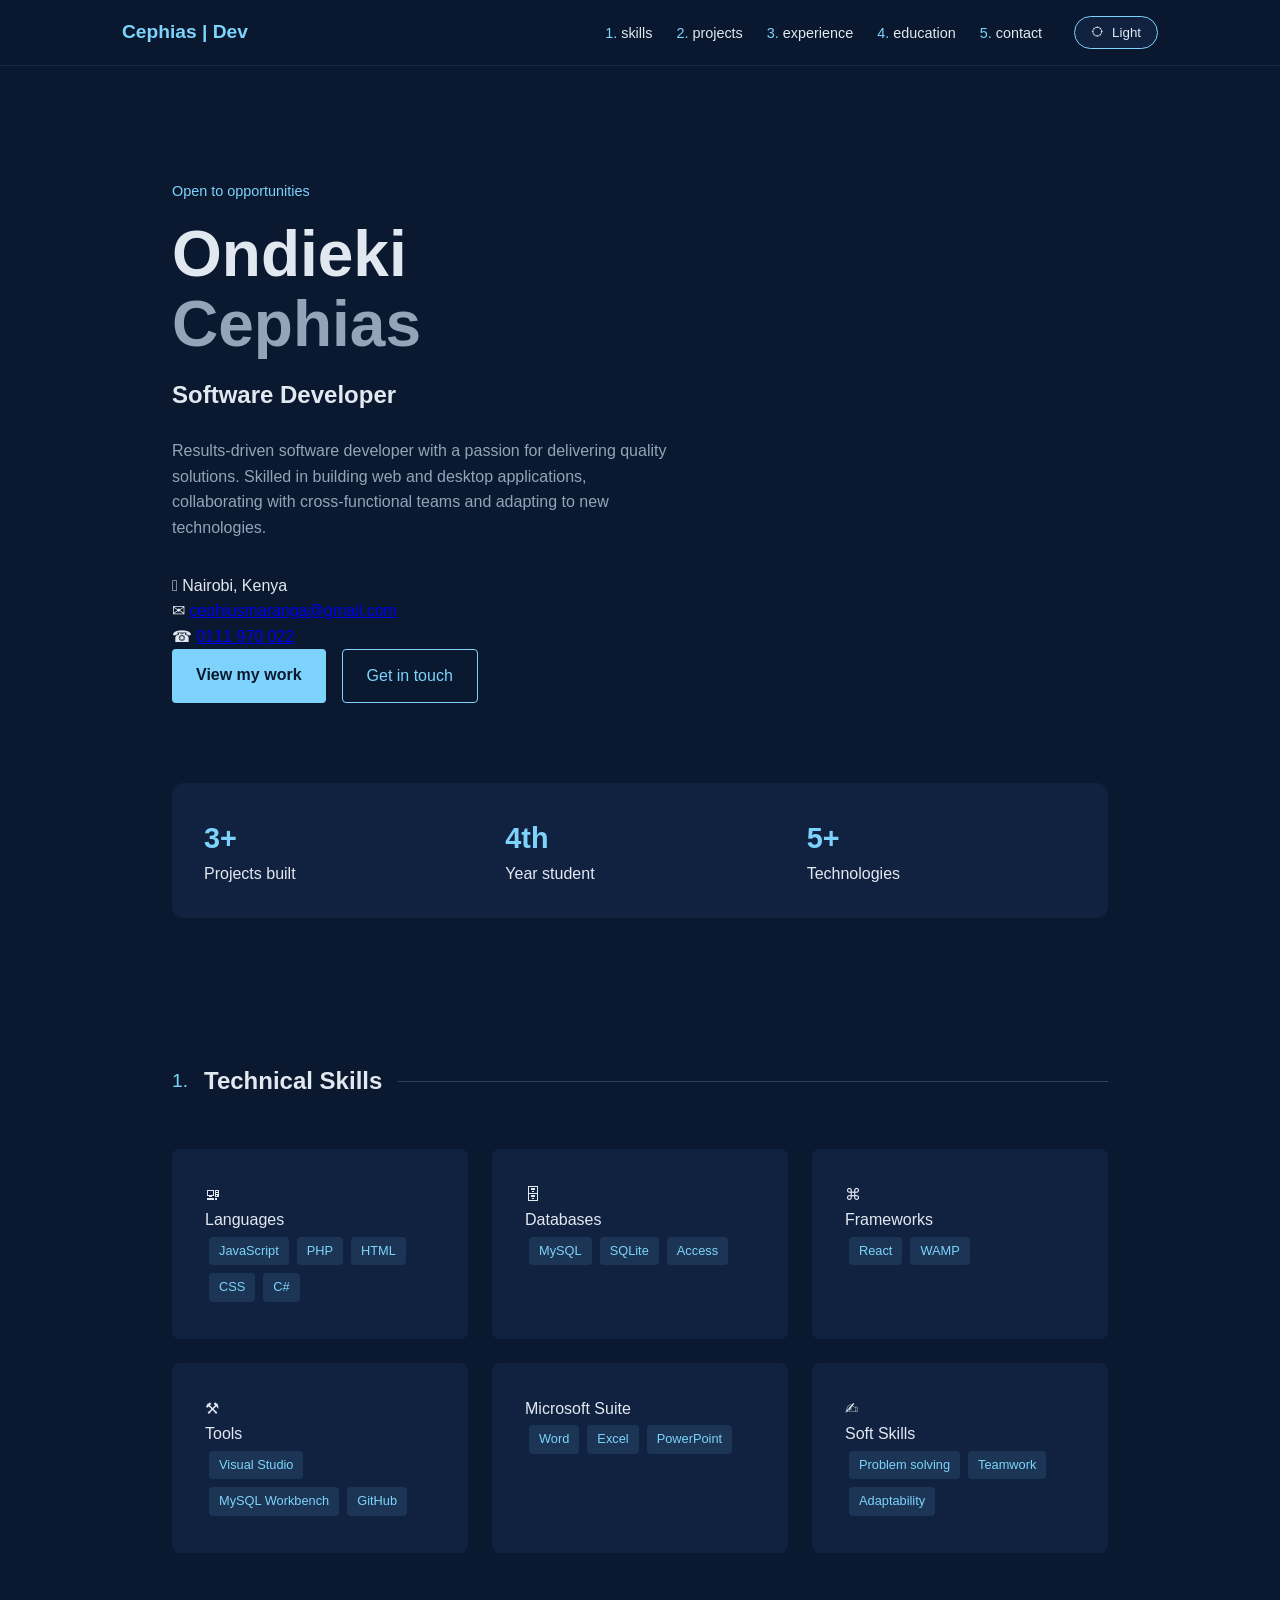
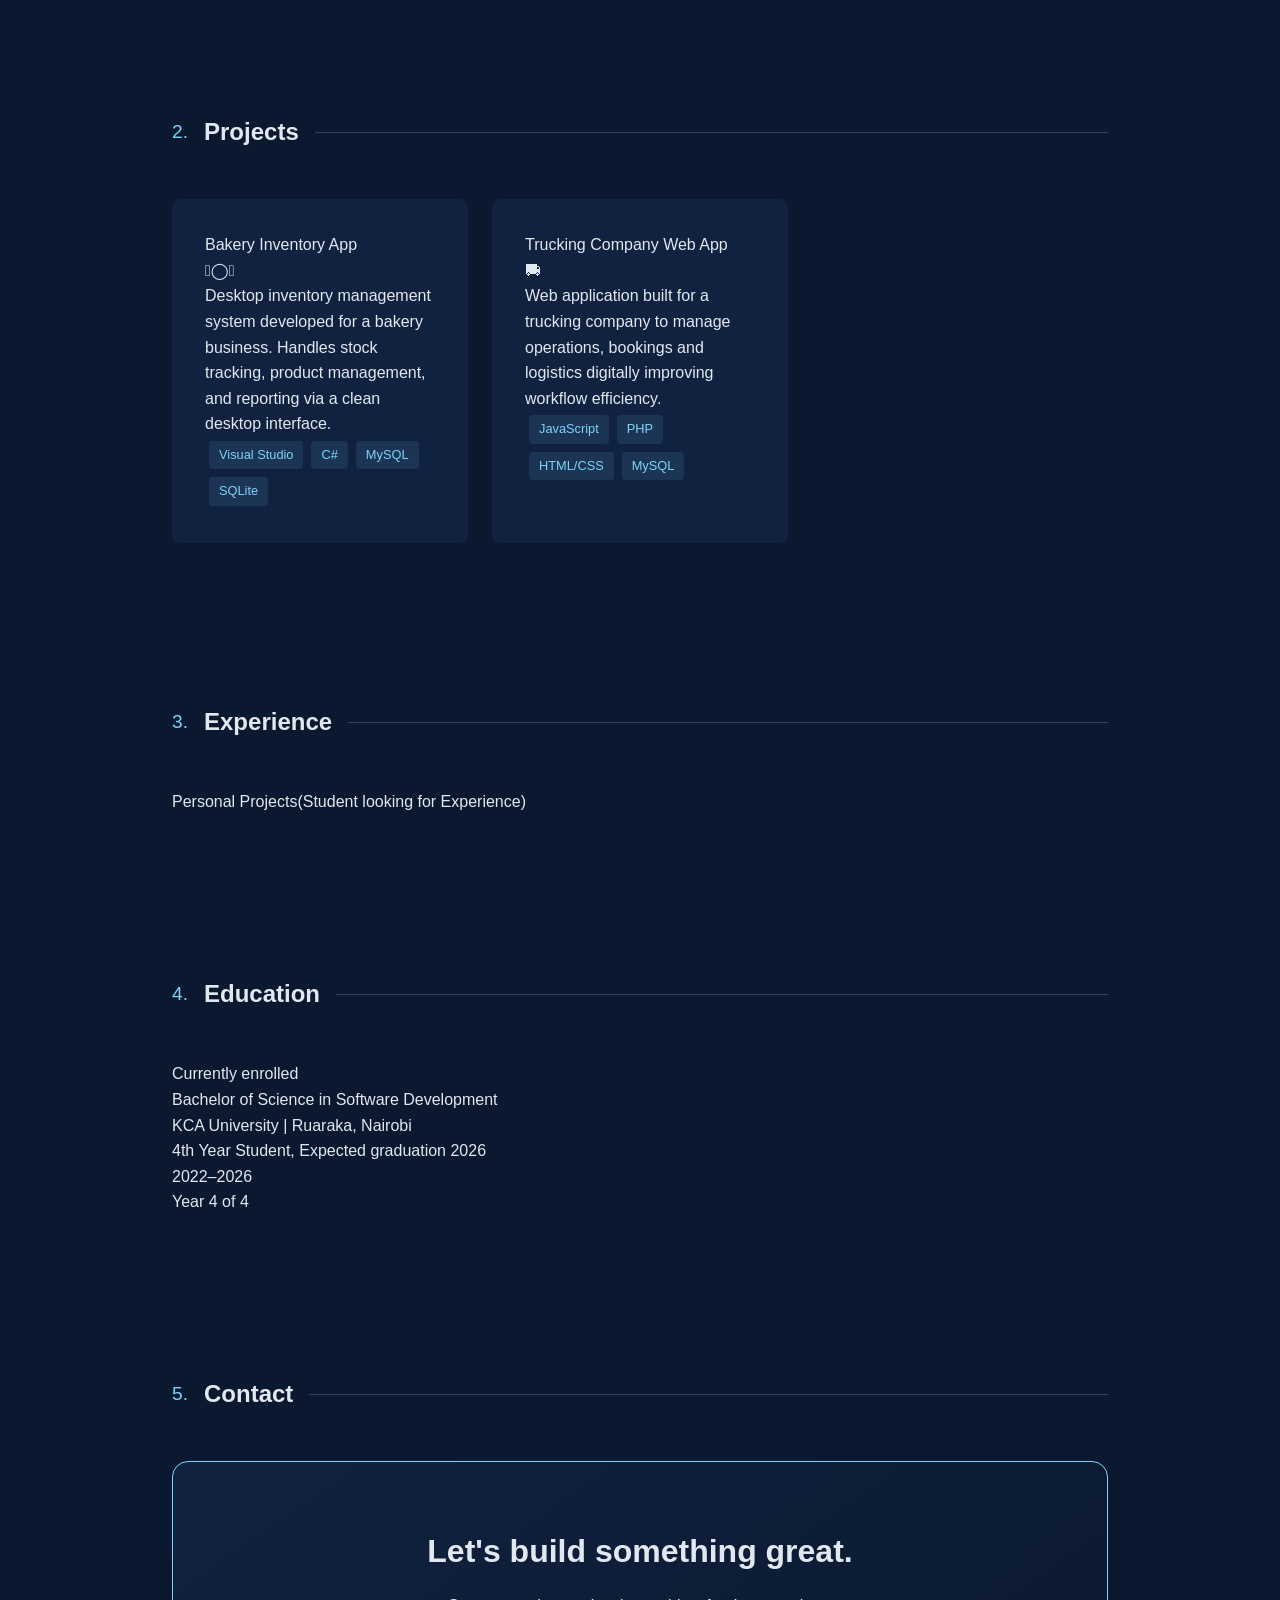
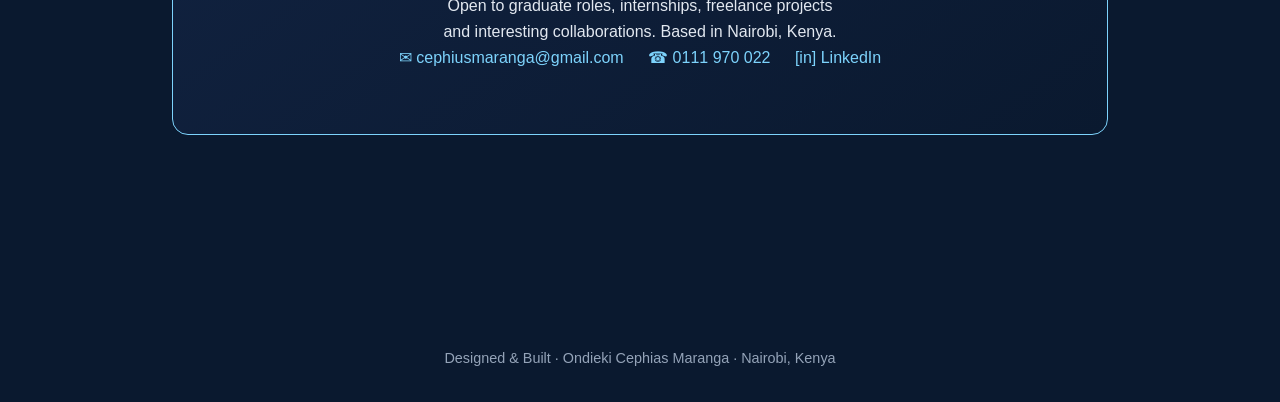
<file: index.html>
<!DOCTYPE html>
<html lang="en">
<head>
<meta charset="UTF-8">
<meta name="viewport" content="width=device-width, initial-scale=1.0">
<title>Cephias Maranga | Software Developer</title>
<link rel="stylesheet" href="style.css">
</head>

<body>
<div class="stars"></div>

<nav>
  <div class="nav-inner">
    <div class="nav-logo"> Cephias | Dev</div>
    <div class="nav-right">
      <ul class="nav-links">
        <li><a href="#skills"><span class="nav-dot">1.</span>skills</a></li>
        <li><a href="#projects"><span class="nav-dot">2.</span>projects</a></li>
        <li><a href="#experience"><span class="nav-dot">3.</span>experience</a></li>
        <li><a href="#education"><span class="nav-dot">4.</span>education</a></li>
        <li><a href="#contact"><span class="nav-dot">5.</span>contact</a></li>
      </ul>
      <button class="toggle-btn" onclick="toggleTheme()" id="themeBtn">
        <span class="toggle-icon" id="themeIcon">🌣</span>
        <span id="themeLabel">Light</span>
      </button>
    </div>
  </div>
</nav>

<main>
  <div class="container">
    <!-- HERO -->
    <section class="hero">
      <div class="hero-content">
        <div class="hero-tag">Open to opportunities</div>
        <h1>Ondieki<span class="line2">Cephias</span></h1>
        <div class="hero-role">Software Developer<span class="blink"></span></div>
        <p class="hero-desc">Results-driven software developer with a passion for delivering quality solutions. Skilled in building web and desktop applications, collaborating with cross-functional teams and adapting to new technologies.</p>
        <div class="hero-contact">
          <div class="hero-contact-item">𖡡 Nairobi, Kenya</div>
          <div class="hero-contact-item">✉ <a href="mailto:cephiusmaranga@gmail.com">cephiusmaranga@gmail.com</a></div>
          <div class="hero-contact-item">☎ <a href="tel:0111970022">0111 970 022</a></div>
        </div>
        <div class="hero-btns">
          <a href="#projects" class="btn-primary">View my work</a>
          <a href="#contact" class="btn-ghost">Get in touch</a>
        </div>
      </div>
    </section>

    <!-- STATS -->
    <div class="status-bar">
      <div class="stat"><div class="stat-num">3+</div><div class="stat-label">Projects built</div></div>
      <div class="stat"><div class="stat-num">4th</div><div class="stat-label">Year student</div></div>
      <div class="stat"><div class="stat-num">5+</div><div class="stat-label">Technologies</div></div>
    </div>

    <!-- SKILLS -->
    <section class="skills-section" id="skills">
      <div class="section-header">
        <div class="section-num">1.</div>
        <h2 class="section-title">Technical Skills</h2>
        <div class="section-line"></div>
      </div>
      <div class="skills-grid">
        <div class="skill-card">
          <div class="skill-icon">🖳</div>
          <div class="skill-name">Languages</div>
          <div class="skill-tags">
            <span class="tag">JavaScript</span><span class="tag">PHP</span><span class="tag">HTML</span><span class="tag">CSS</span><span class="tag">C#</span>
          </div>
        </div>
        <div class="skill-card">
          <div class="skill-icon">🗄</div>
          <div class="skill-name">Databases</div>
          <div class="skill-tags">
            <span class="tag">MySQL</span><span class="tag">SQLite</span><span class="tag">Access</span>
          </div>
        </div>
        <div class="skill-card">
          <div class="skill-icon">⌘</div>
          <div class="skill-name">Frameworks</div>
          <div class="skill-tags">
            <span class="tag">React</span><span class="tag">WAMP</span>
          </div>
        </div>
        <div class="skill-card">
          <div class="skill-icon">⚒</div>
          <div class="skill-name">Tools</div>
          <div class="skill-tags">
            <span class="tag">Visual Studio</span><span class="tag">MySQL Workbench</span><span class="tag">GitHub</span>
          </div>
        </div>
        <div class="skill-card">
          <div class="skill-icon"🗁></div>
          <div class="skill-name">Microsoft Suite</div>
          <div class="skill-tags">
            <span class="tag">Word</span><span class="tag">Excel</span><span class="tag">PowerPoint</span>
          </div>
        </div>
        <div class="skill-card">
          <div class="skill-icon">✍︎</div>
          <div class="skill-name">Soft Skills</div>
          <div class="skill-tags">
            <span class="tag">Problem solving</span><span class="tag">Teamwork</span><span class="tag">Adaptability</span>
          </div>
        </div>
      </div>
    </section>

    <!-- PROJECTS -->
    <section class="projects-section" id="projects">
      <div class="section-header">
        <div class="section-num">2.</div>
        <h2 class="section-title">Projects</h2>
        <div class="section-line"></div>
      </div>
      <div class="projects-grid">
        <div class="project-card">
          <div class="project-header">
            <div class="project-name">Bakery Inventory App</div>
            <div class="project-icon">𓌉◯𓇋</div>
          </div>
          <p class="project-desc">Desktop inventory management system developed for a bakery business. Handles stock tracking, product management, and reporting via a clean desktop interface.</p>
          <div class="project-stack">
            <span class="tag">Visual Studio</span><span class="tag">C#</span><span class="tag">MySQL</span><span class="tag">SQLite</span>
          </div>
        </div>
        <div class="project-card">
          <div class="project-header">
            <div class="project-name">Trucking Company Web App</div>
            <div class="project-icon">⛟</div>
          </div>
          <p class="project-desc">Web application built for a trucking company to manage operations, bookings and logistics digitally improving workflow efficiency.</p>
          <div class="project-stack">
            <span class="tag">JavaScript</span><span class="tag">PHP</span><span class="tag">HTML/CSS</span><span class="tag">MySQL</span>
          </div>
        </div>
      </div>
    </section>

    <!-- EXPERIENCE -->
    <section class="exp-section" id="experience">
      <div class="section-header">
        <div class="section-num">3.</div>
        <h2 class="section-title">Experience</h2>
        <div class="section-line"></div>
      </div>
      <div class="exp-list">
        <div class="exp-item">
          Personal Projects(Student looking for Experience)
        </div>
      </div>
    </section>

    <!-- EDUCATION -->
    <section class="edu-section" id="education">
      <div class="section-header">
        <div class="section-num">4.</div>
        <h2 class="section-title">Education</h2>
        <div class="section-line"></div>
      </div>
      <div class="edu-card">
        <div>
          <div class="edu-badge">Currently enrolled</div>
          <div class="edu-degree">Bachelor of Science in Software Development</div>
          <div class="edu-school">KCA University | Ruaraka, Nairobi</div>
          <div class="edu-detail">4th Year Student, Expected graduation 2026</div>
        </div>
        <div class="edu-right">
          <div class="edu-year">2022–2026</div>
          <div class="edu-status">Year 4 of 4</div>
        </div>
      </div>
    </section>

    <!-- CONTACT -->
    <section class="contact-section" id="contact">
      <div class="section-header">
        <div class="section-num">5.</div>
        <h2 class="section-title">Contact</h2>
        <div class="section-line"></div>
      </div>
      <div class="contact-card">
        <div class="contact-glow">Let's build something great.</div>
        <p class="contact-sub">Open to graduate roles, internships, freelance projects<br>and interesting collaborations. Based in Nairobi, Kenya.</p>
        <div class="contact-links">
          <a href="mailto:cephiusmaranga@gmail.com" class="contact-link">✉ cephiusmaranga@gmail.com</a>
          <a href="tel:0111970022" class="contact-link">☎ 0111 970 022</a>
          <a href="https://www.linkedin.com/in/cephias-maranga-21491b352/" target="_blank" class="contact-link">[in] LinkedIn</a>
        </div>
      </div>
    </section>
  </div>
</main>

<footer>
  <div>Designed &amp; Built · Ondieki Cephias Maranga · Nairobi, Kenya</div>
</footer>

<script>
  let dark = true;
  function toggleTheme() {
    dark = !dark;
    document.body.classList.toggle('light', !dark);
    document.getElementById('themeIcon').textContent = dark ? '🌣' : '☽';
    document.getElementById('themeLabel').textContent = dark ? 'Light' : 'Dark';
  }
</script>
</body>
</html>
</file>
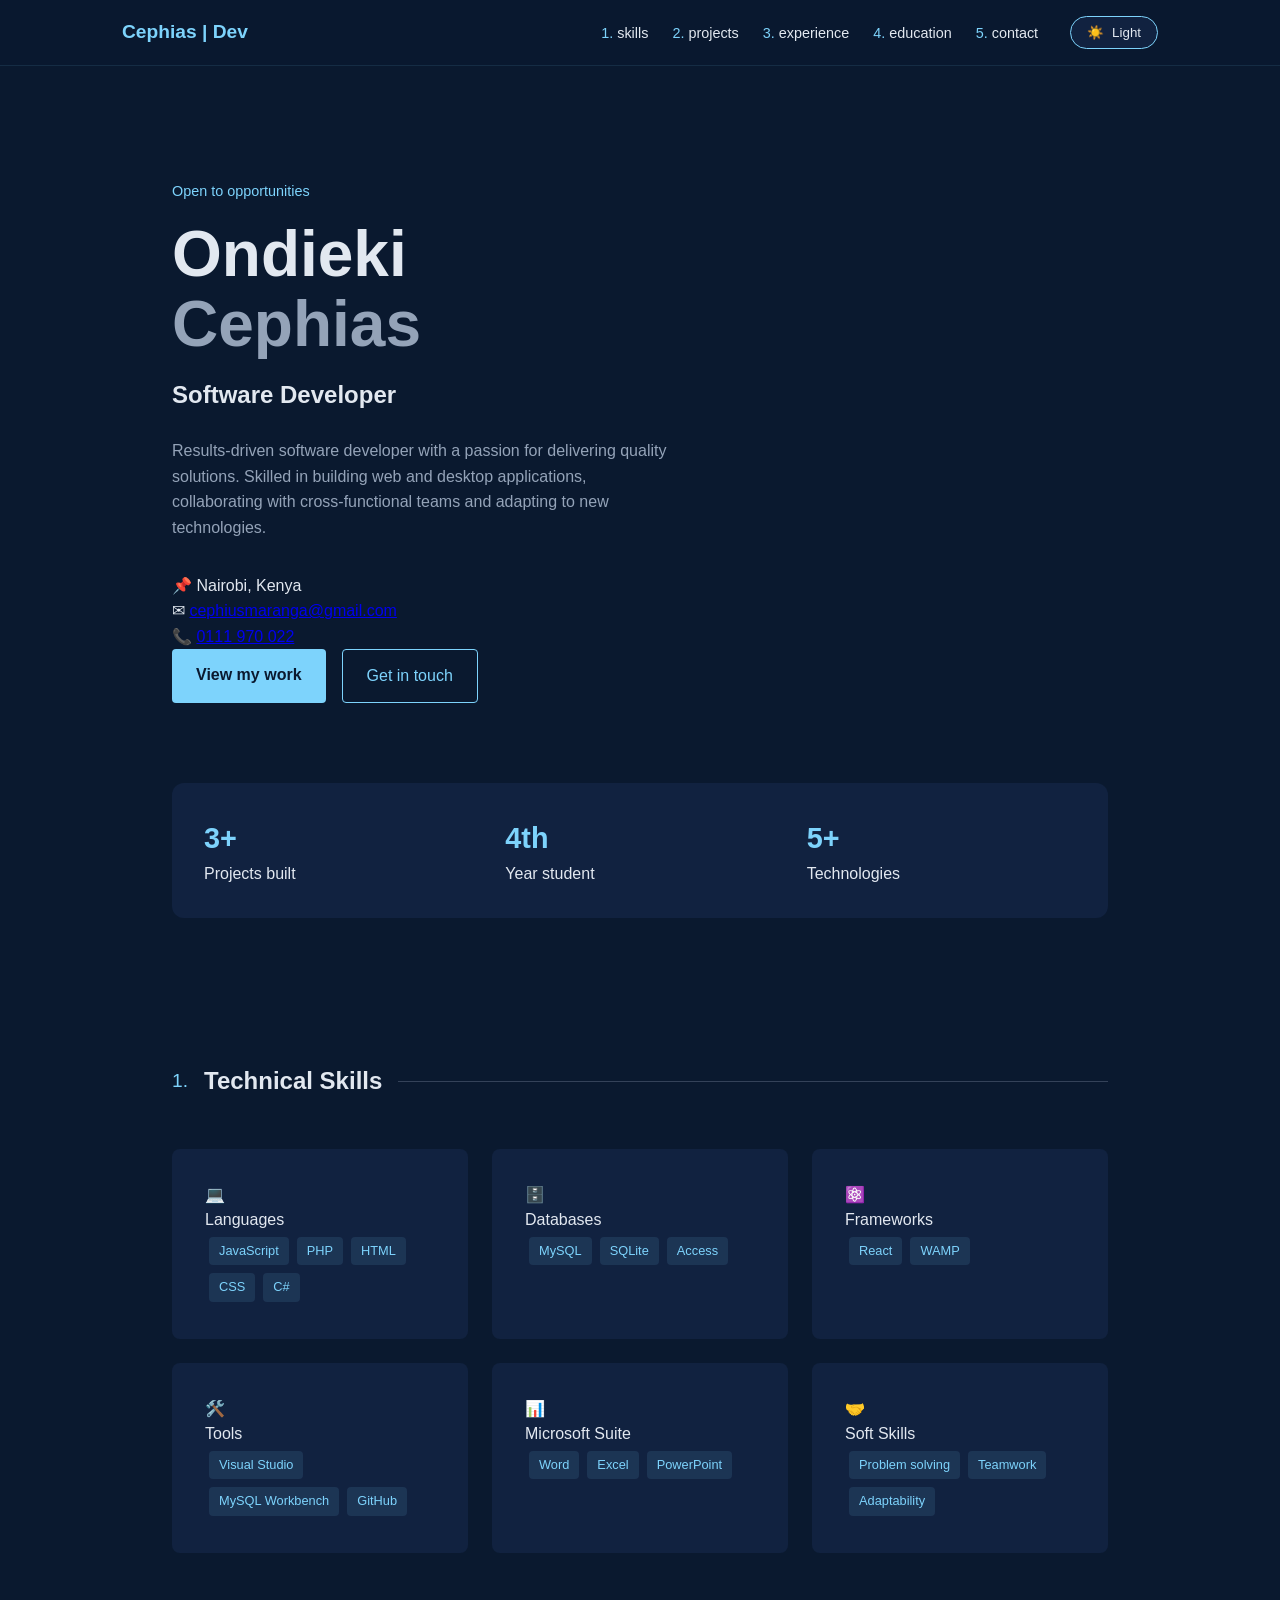
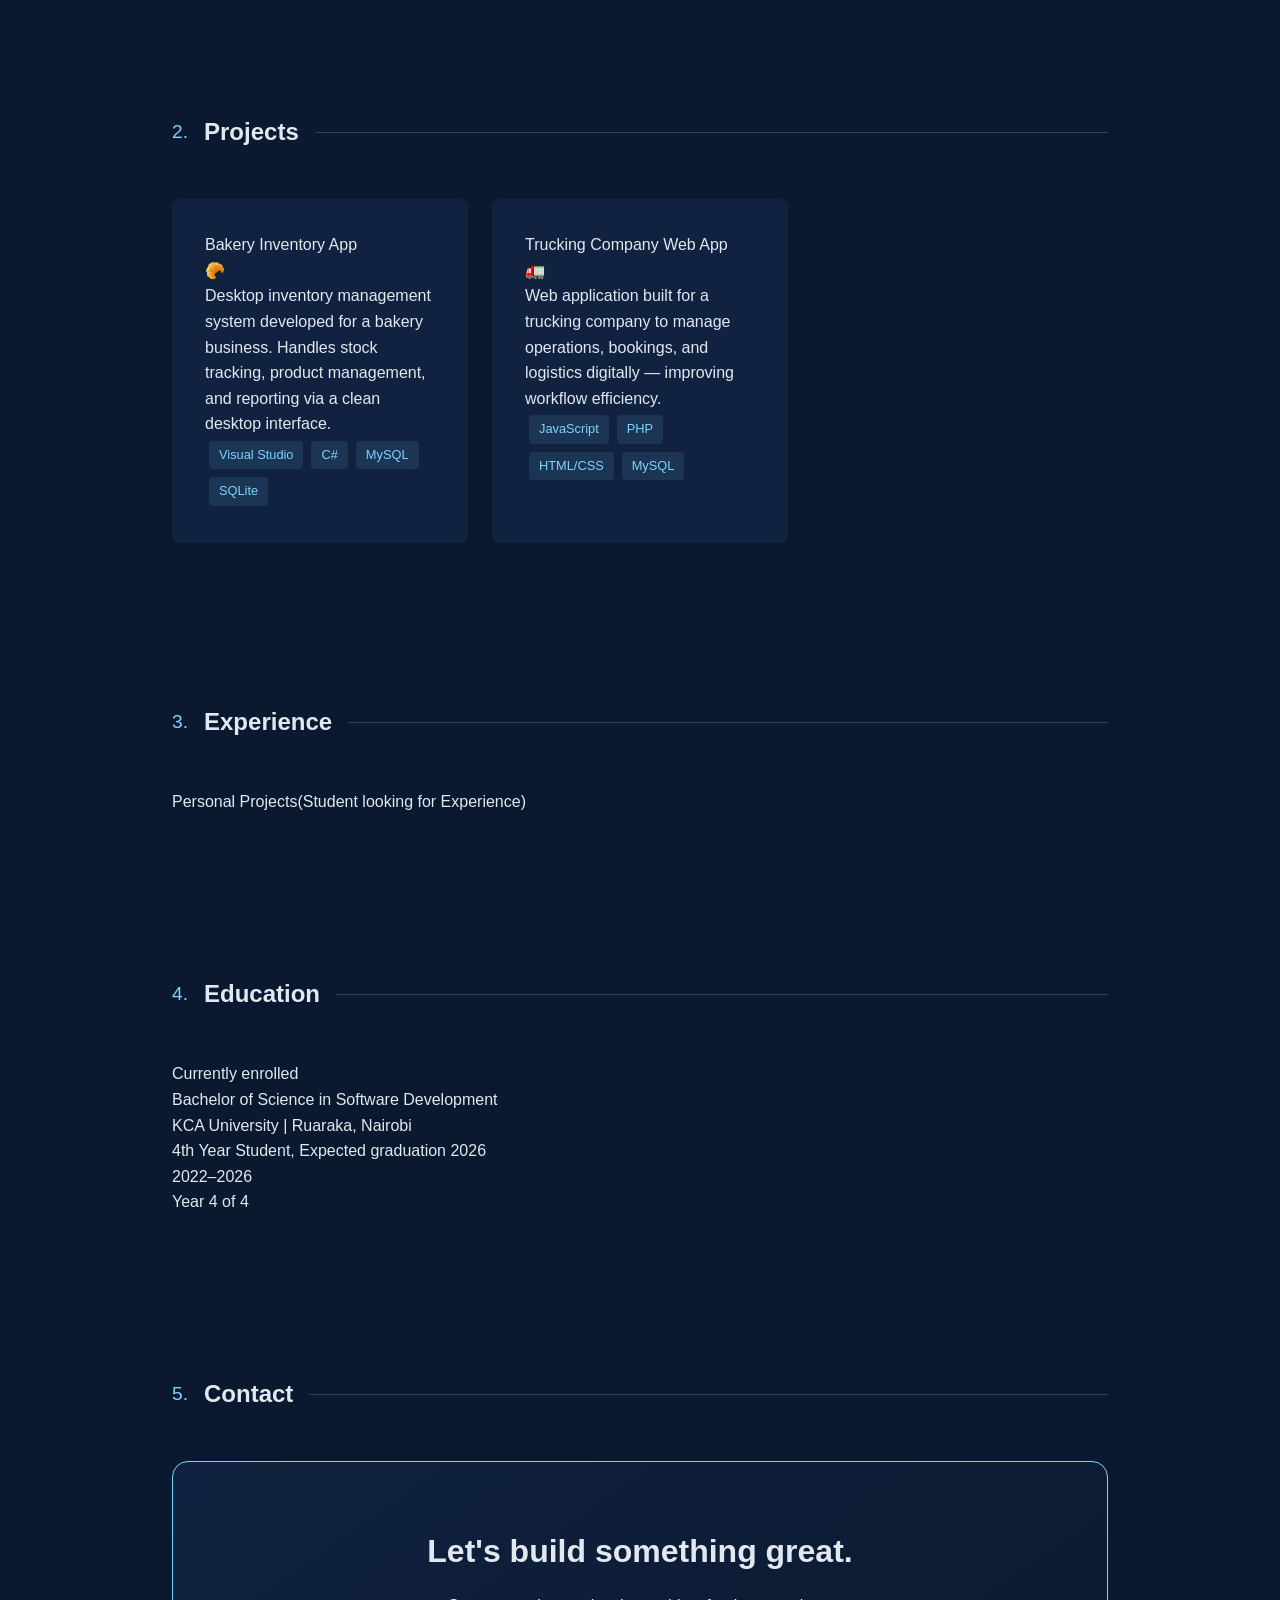
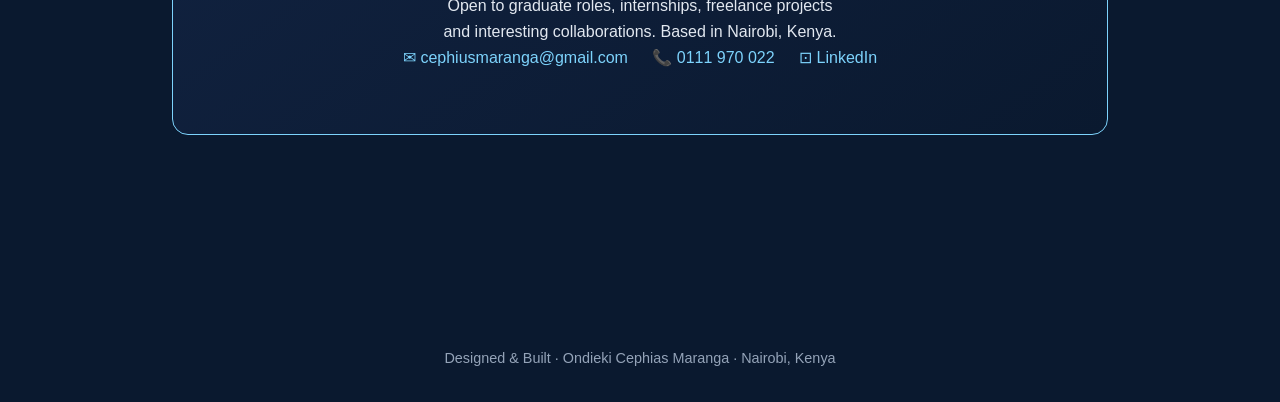
<file: ceph_pt.html>
<!DOCTYPE html>
<html lang="en">
<head>
<meta charset="UTF-8">
<meta name="viewport" content="width=device-width, initial-scale=1.0">
<title>Cephias Maranga | Software Developer</title>
<link rel="stylesheet" href="style.css">
</head>

<body>
<div class="stars"></div>

<nav>
  <div class="nav-inner">
    <div class="nav-logo"> Cephias | Dev</div>
    <div class="nav-right">
      <ul class="nav-links">
        <li><a href="#skills"><span class="nav-dot">1.</span>skills</a></li>
        <li><a href="#projects"><span class="nav-dot">2.</span>projects</a></li>
        <li><a href="#experience"><span class="nav-dot">3.</span>experience</a></li>
        <li><a href="#education"><span class="nav-dot">4.</span>education</a></li>
        <li><a href="#contact"><span class="nav-dot">5.</span>contact</a></li>
      </ul>
      <button class="toggle-btn" onclick="toggleTheme()" id="themeBtn">
        <span class="toggle-icon" id="themeIcon">☀️</span>
        <span id="themeLabel">Light</span>
      </button>
    </div>
  </div>
</nav>

<main>
  <div class="container">
    <!-- HERO -->
    <section class="hero">
      <div class="hero-content">
        <div class="hero-tag">Open to opportunities</div>
        <h1>Ondieki<span class="line2">Cephias</span></h1>
        <div class="hero-role">Software Developer<span class="blink"></span></div>
        <p class="hero-desc">Results-driven software developer with a passion for delivering quality solutions. Skilled in building web and desktop applications, collaborating with cross-functional teams and adapting to new technologies.</p>
        <div class="hero-contact">
          <div class="hero-contact-item">📌 Nairobi, Kenya</div>
          <div class="hero-contact-item">✉ <a href="mailto:cephiusmaranga@gmail.com">cephiusmaranga@gmail.com</a></div>
          <div class="hero-contact-item">📞 <a href="tel:0111970022">0111 970 022</a></div>
        </div>
        <div class="hero-btns">
          <a href="#projects" class="btn-primary">View my work</a>
          <a href="#contact" class="btn-ghost">Get in touch</a>
        </div>
      </div>
    </section>

    <!-- STATS -->
    <div class="status-bar">
      <div class="stat"><div class="stat-num">3+</div><div class="stat-label">Projects built</div></div>
      <div class="stat"><div class="stat-num">4th</div><div class="stat-label">Year student</div></div>
      <div class="stat"><div class="stat-num">5+</div><div class="stat-label">Technologies</div></div>
    </div>

    <!-- SKILLS -->
    <section class="skills-section" id="skills">
      <div class="section-header">
        <div class="section-num">1.</div>
        <h2 class="section-title">Technical Skills</h2>
        <div class="section-line"></div>
      </div>
      <div class="skills-grid">
        <div class="skill-card">
          <div class="skill-icon">💻</div>
          <div class="skill-name">Languages</div>
          <div class="skill-tags">
            <span class="tag">JavaScript</span><span class="tag">PHP</span><span class="tag">HTML</span><span class="tag">CSS</span><span class="tag">C#</span>
          </div>
        </div>
        <div class="skill-card">
          <div class="skill-icon">🗄️</div>
          <div class="skill-name">Databases</div>
          <div class="skill-tags">
            <span class="tag">MySQL</span><span class="tag">SQLite</span><span class="tag">Access</span>
          </div>
        </div>
        <div class="skill-card">
          <div class="skill-icon">⚛️</div>
          <div class="skill-name">Frameworks</div>
          <div class="skill-tags">
            <span class="tag">React</span><span class="tag">WAMP</span>
          </div>
        </div>
        <div class="skill-card">
          <div class="skill-icon">🛠️</div>
          <div class="skill-name">Tools</div>
          <div class="skill-tags">
            <span class="tag">Visual Studio</span><span class="tag">MySQL Workbench</span><span class="tag">GitHub</span>
          </div>
        </div>
        <div class="skill-card">
          <div class="skill-icon">📊</div>
          <div class="skill-name">Microsoft Suite</div>
          <div class="skill-tags">
            <span class="tag">Word</span><span class="tag">Excel</span><span class="tag">PowerPoint</span>
          </div>
        </div>
        <div class="skill-card">
          <div class="skill-icon">🤝</div>
          <div class="skill-name">Soft Skills</div>
          <div class="skill-tags">
            <span class="tag">Problem solving</span><span class="tag">Teamwork</span><span class="tag">Adaptability</span>
          </div>
        </div>
      </div>
    </section>

    <!-- PROJECTS -->
    <section class="projects-section" id="projects">
      <div class="section-header">
        <div class="section-num">2.</div>
        <h2 class="section-title">Projects</h2>
        <div class="section-line"></div>
      </div>
      <div class="projects-grid">
        <div class="project-card">
          <div class="project-header">
            <div class="project-name">Bakery Inventory App</div>
            <div class="project-icon">🥐</div>
          </div>
          <p class="project-desc">Desktop inventory management system developed for a bakery business. Handles stock tracking, product management, and reporting via a clean desktop interface.</p>
          <div class="project-stack">
            <span class="tag">Visual Studio</span><span class="tag">C#</span><span class="tag">MySQL</span><span class="tag">SQLite</span>
          </div>
        </div>
        <div class="project-card">
          <div class="project-header">
            <div class="project-name">Trucking Company Web App</div>
            <div class="project-icon">🚛</div>
          </div>
          <p class="project-desc">Web application built for a trucking company to manage operations, bookings, and logistics digitally — improving workflow efficiency.</p>
          <div class="project-stack">
            <span class="tag">JavaScript</span><span class="tag">PHP</span><span class="tag">HTML/CSS</span><span class="tag">MySQL</span>
          </div>
        </div>
      </div>
    </section>

    <!-- EXPERIENCE -->
    <section class="exp-section" id="experience">
      <div class="section-header">
        <div class="section-num">3.</div>
        <h2 class="section-title">Experience</h2>
        <div class="section-line"></div>
      </div>
      <div class="exp-list">
        <div class="exp-item">
          Personal Projects(Student looking for Experience)
        </div>
      </div>
    </section>

    <!-- EDUCATION -->
    <section class="edu-section" id="education">
      <div class="section-header">
        <div class="section-num">4.</div>
        <h2 class="section-title">Education</h2>
        <div class="section-line"></div>
      </div>
      <div class="edu-card">
        <div>
          <div class="edu-badge">Currently enrolled</div>
          <div class="edu-degree">Bachelor of Science in Software Development</div>
          <div class="edu-school">KCA University | Ruaraka, Nairobi</div>
          <div class="edu-detail">4th Year Student, Expected graduation 2026</div>
        </div>
        <div class="edu-right">
          <div class="edu-year">2022–2026</div>
          <div class="edu-status">Year 4 of 4</div>
        </div>
      </div>
    </section>

    <!-- CONTACT -->
    <section class="contact-section" id="contact">
      <div class="section-header">
        <div class="section-num">5.</div>
        <h2 class="section-title">Contact</h2>
        <div class="section-line"></div>
      </div>
      <div class="contact-card">
        <div class="contact-glow">Let's build something great.</div>
        <p class="contact-sub">Open to graduate roles, internships, freelance projects<br>and interesting collaborations. Based in Nairobi, Kenya.</p>
        <div class="contact-links">
          <a href="mailto:cephiusmaranga@gmail.com" class="contact-link">✉ cephiusmaranga@gmail.com</a>
          <a href="tel:0111970022" class="contact-link">📞 0111 970 022</a>
          <a href="https://linkedin.com/in/cephias-maranga" target="_blank" class="contact-link">⊡ LinkedIn</a>
        </div>
      </div>
    </section>
  </div>
</main>

<footer>
  <div>Designed &amp; Built · Ondieki Cephias Maranga · Nairobi, Kenya</div>
</footer>

<script>
  let dark = true;
  function toggleTheme() {
    dark = !dark;
    document.body.classList.toggle('light', !dark);
    document.getElementById('themeIcon').textContent = dark ? '☀️' : '🌙';
    document.getElementById('themeLabel').textContent = dark ? 'Light' : 'Dark';
  }
</script>
</body>
</html>
</file>
<file: style.css>
:root {
    /* Dark Theme */
    --bg-color: #0a192f;        
    --card-bg: #112240;         
    --accent-color: #7dd3fc;    
    --text-primary: #e2e8f0;    
    --text-secondary: #94a3b8;  
    --nav-bg: rgba(10, 25, 47, 0.85);
    --transition: all 0.3s ease;
  }

  body.light {
    /* Light Theme */
    --bg-color: #f0f9ff;        
    --card-bg: #ffffff;         
    --accent-color: #0369a1;    
    --text-primary: #0f172a;    
    --text-secondary: #475569;  
    --nav-bg: rgba(240, 249, 255, 0.85);
  }

  * {
    margin: 0;
    padding: 0;
    box-sizing: border-box;
  }

  html {
    scroll-behavior: smooth;
  }

  body {
    font-family: 'Calibri', 'Segoe UI', Tahoma, sans-serif;
    background-color: var(--bg-color);
    color: var(--text-primary);
    line-height: 1.6;
    transition: var(--transition);
    overflow-x: hidden;
  }

  /* Navigation */
  nav {
    position: fixed;
    top: 0;
    width: 100%;
    background: var(--nav-bg);
    backdrop-filter: blur(10px);
    z-index: 1000;
    border-bottom: 1px solid rgba(125, 211, 252, 0.1);
  }

  .nav-inner {
    max-width: 1100px;
    margin: 0 auto;
    padding: 1rem 2rem;
    display: flex;
    justify-content: space-between;
    align-items: center;
  }

  .nav-logo {
    font-weight: bold;
    font-size: 1.2rem;
    color: var(--accent-color);
  }

  .nav-right {
    display: flex;
    align-items: center;
    gap: 2rem;
  }

  .nav-links {
    display: flex;
    list-style: none;
    gap: 1.5rem;
  }

  .nav-links a {
    text-decoration: none;
    color: var(--text-primary);
    font-size: 0.9rem;
    transition: var(--transition);
  }

  .nav-links a:hover {
    color: var(--accent-color);
  }

  .nav-dot {
    color: var(--accent-color);
    margin-right: 4px;
  }

  .toggle-btn {
    background: var(--card-bg);
    border: 1px solid var(--accent-color);
    color: var(--text-primary);
    padding: 0.5rem 1rem;
    border-radius: 20px;
    cursor: pointer;
    display: flex;
    align-items: center;
    gap: 8px;
    transition: var(--transition);
  }

  /* Main Container */
  .container {
    max-width: 1000px;
    margin: 0 auto;
    padding: 100px 2rem;
  }

  section {
    padding: 80px 0;
  }

  /* Hero Section */
  .hero {
    display: flex;
    justify-content: space-between;
    align-items: center;
    min-height: 70vh;
  }

  .hero-tag {
    color: var(--accent-color);
    font-size: 0.9rem;
    margin-bottom: 1rem;
  }

  h1 {
    font-size: 4rem;
    line-height: 1.1;
    margin-bottom: 1rem;
  }

  .line2 {
    display: block;
    color: var(--text-secondary);
  }

  .hero-role {
    font-size: 1.5rem;
    font-weight: bold;
    margin-bottom: 1.5rem;
  }

  .hero-desc {
    max-width: 500px;
    color: var(--text-secondary);
    margin-bottom: 2rem;
  }

  .hero-btns {
    display: flex;
    gap: 1rem;
  }

  .btn-primary {
    background: var(--accent-color);
    color: var(--bg-color);
    padding: 0.8rem 1.5rem;
    border-radius: 4px;
    text-decoration: none;
    font-weight: bold;
  }

  .btn-ghost {
    border: 1px solid var(--accent-color);
    color: var(--accent-color);
    padding: 0.8rem 1.5rem;
    border-radius: 4px;
    text-decoration: none;
  }

  /* Stats Bar */
  .status-bar {
    display: grid;
    grid-template-columns: repeat(auto-fit, minmax(150px, 1fr));
    gap: 2rem;
    background: var(--card-bg);
    padding: 2rem;
    border-radius: 12px;
    margin-bottom: 4rem;
  }

  .stat-num {
    font-size: 1.8rem;
    font-weight: bold;
    color: var(--accent-color);
  }

  /* Section Headers */
  .section-header {
    display: flex;
    align-items: center;
    gap: 1rem;
    margin-bottom: 3rem;
  }

  .section-num { color: var(--accent-color); font-size: 1.2rem; }
  .section-line { height: 1px; background: var(--text-secondary); flex-grow: 1; opacity: 0.3; }

  /* Cards Grid */
  .skills-grid, .projects-grid {
    display: grid;
    grid-template-columns: repeat(auto-fill, minmax(280px, 1fr));
    gap: 1.5rem;
  }

  .skill-card, .project-card {
    background: var(--card-bg);
    padding: 2rem;
    border-radius: 8px;
    transition: transform 0.3s ease;
    border: 1px solid transparent;
  }

  .skill-card:hover, .project-card:hover {
    transform: translateY(-5px);
    border-color: var(--accent-color);
  }

  .tag {
    background: rgba(125, 211, 252, 0.1);
    color: var(--accent-color);
    padding: 4px 10px;
    border-radius: 4px;
    font-size: 0.8rem;
    margin: 4px;
    display: inline-block;
  }

  /* Contact */
  .contact-card {
    text-align: center;
    background: linear-gradient(145deg, var(--card-bg), var(--bg-color));
    padding: 4rem 2rem;
    border-radius: 16px;
    border: 1px solid var(--accent-color);
  }

  .contact-glow {
    font-size: 2rem;
    font-weight: bold;
    margin-bottom: 1rem;
  }

  .contact-link {
    color: var(--accent-color);
    text-decoration: none;
    margin: 0 10px;
    display: inline-block;
  }

  footer {
    text-align: center;
    padding: 2rem;
    font-size: 0.9rem;
    color: var(--text-secondary);
  }

  /* Responsive */
  @media (max-width: 768px) {
    .nav-links { display: none; }
    .hero { flex-direction: column; text-align: center; }
    h1 { font-size: 2.5rem; }
    .hero-visual { margin-top: 3rem; }
  }
</file>
